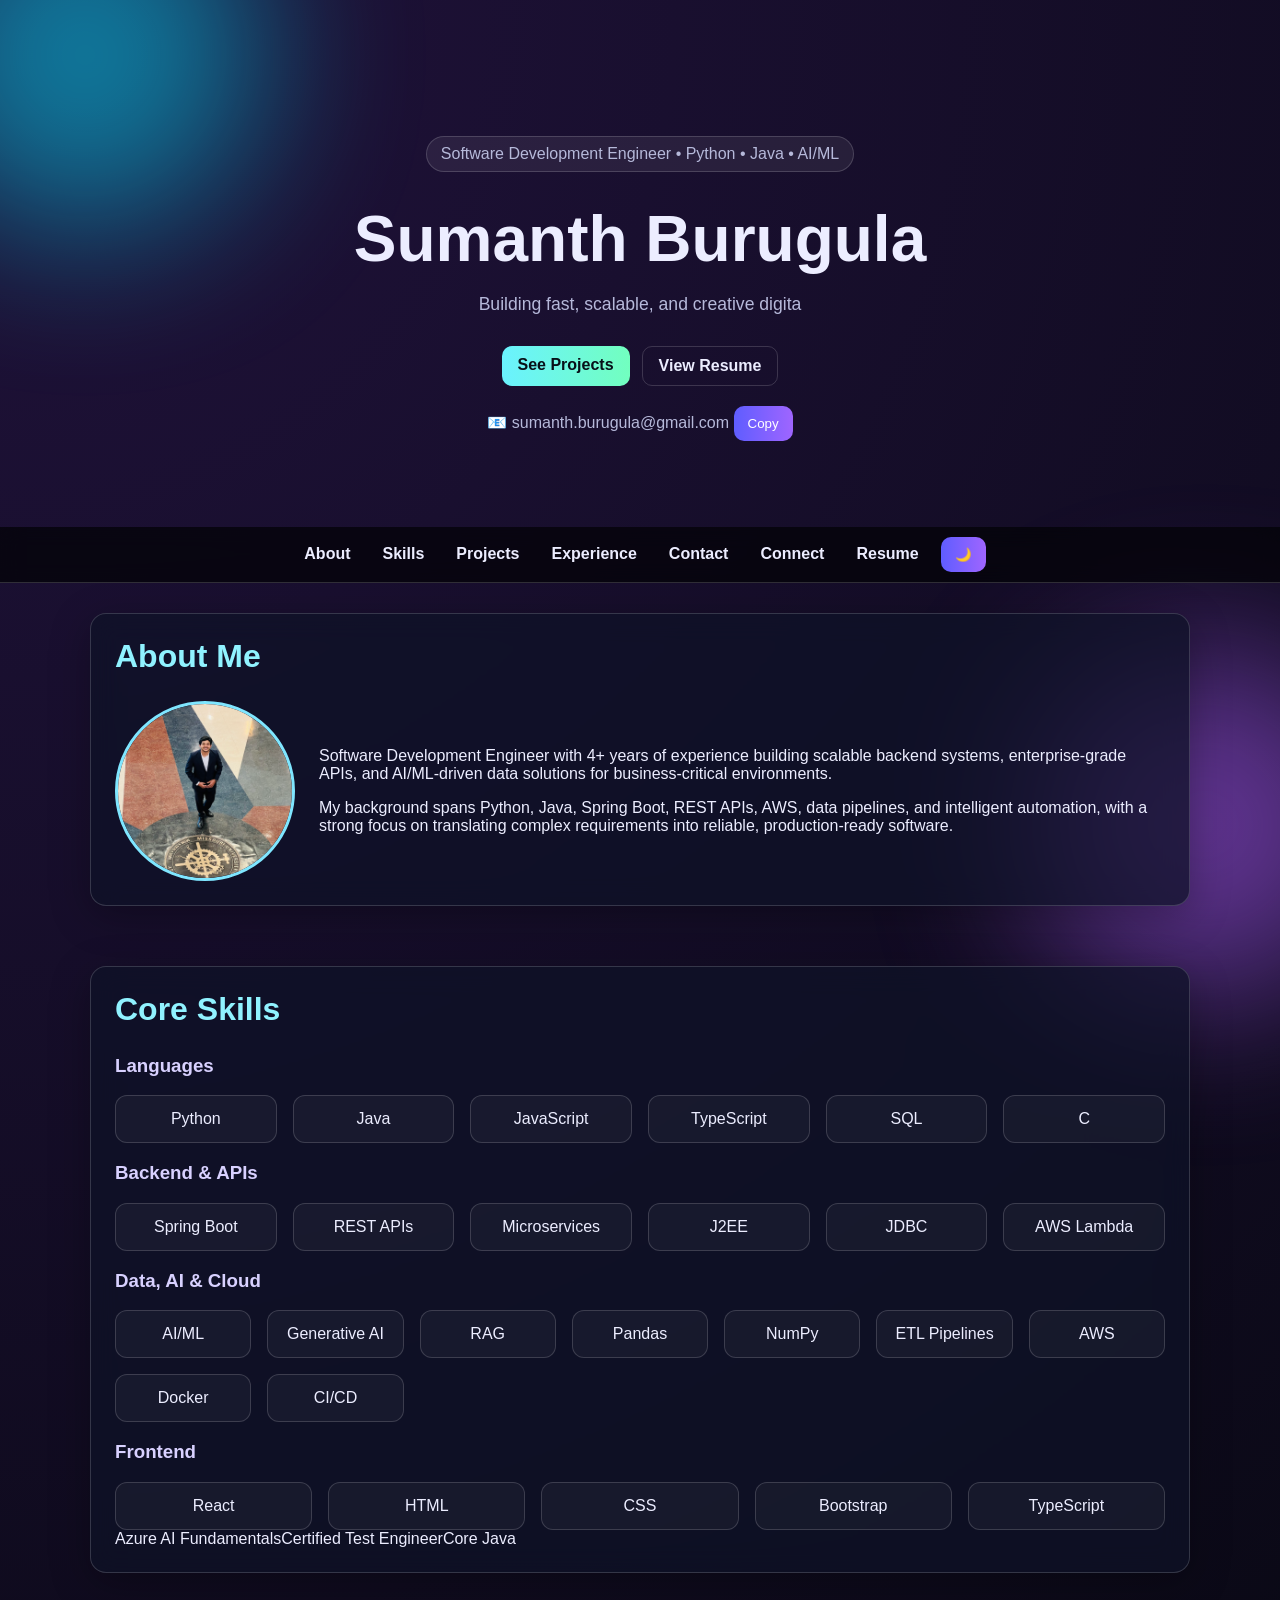
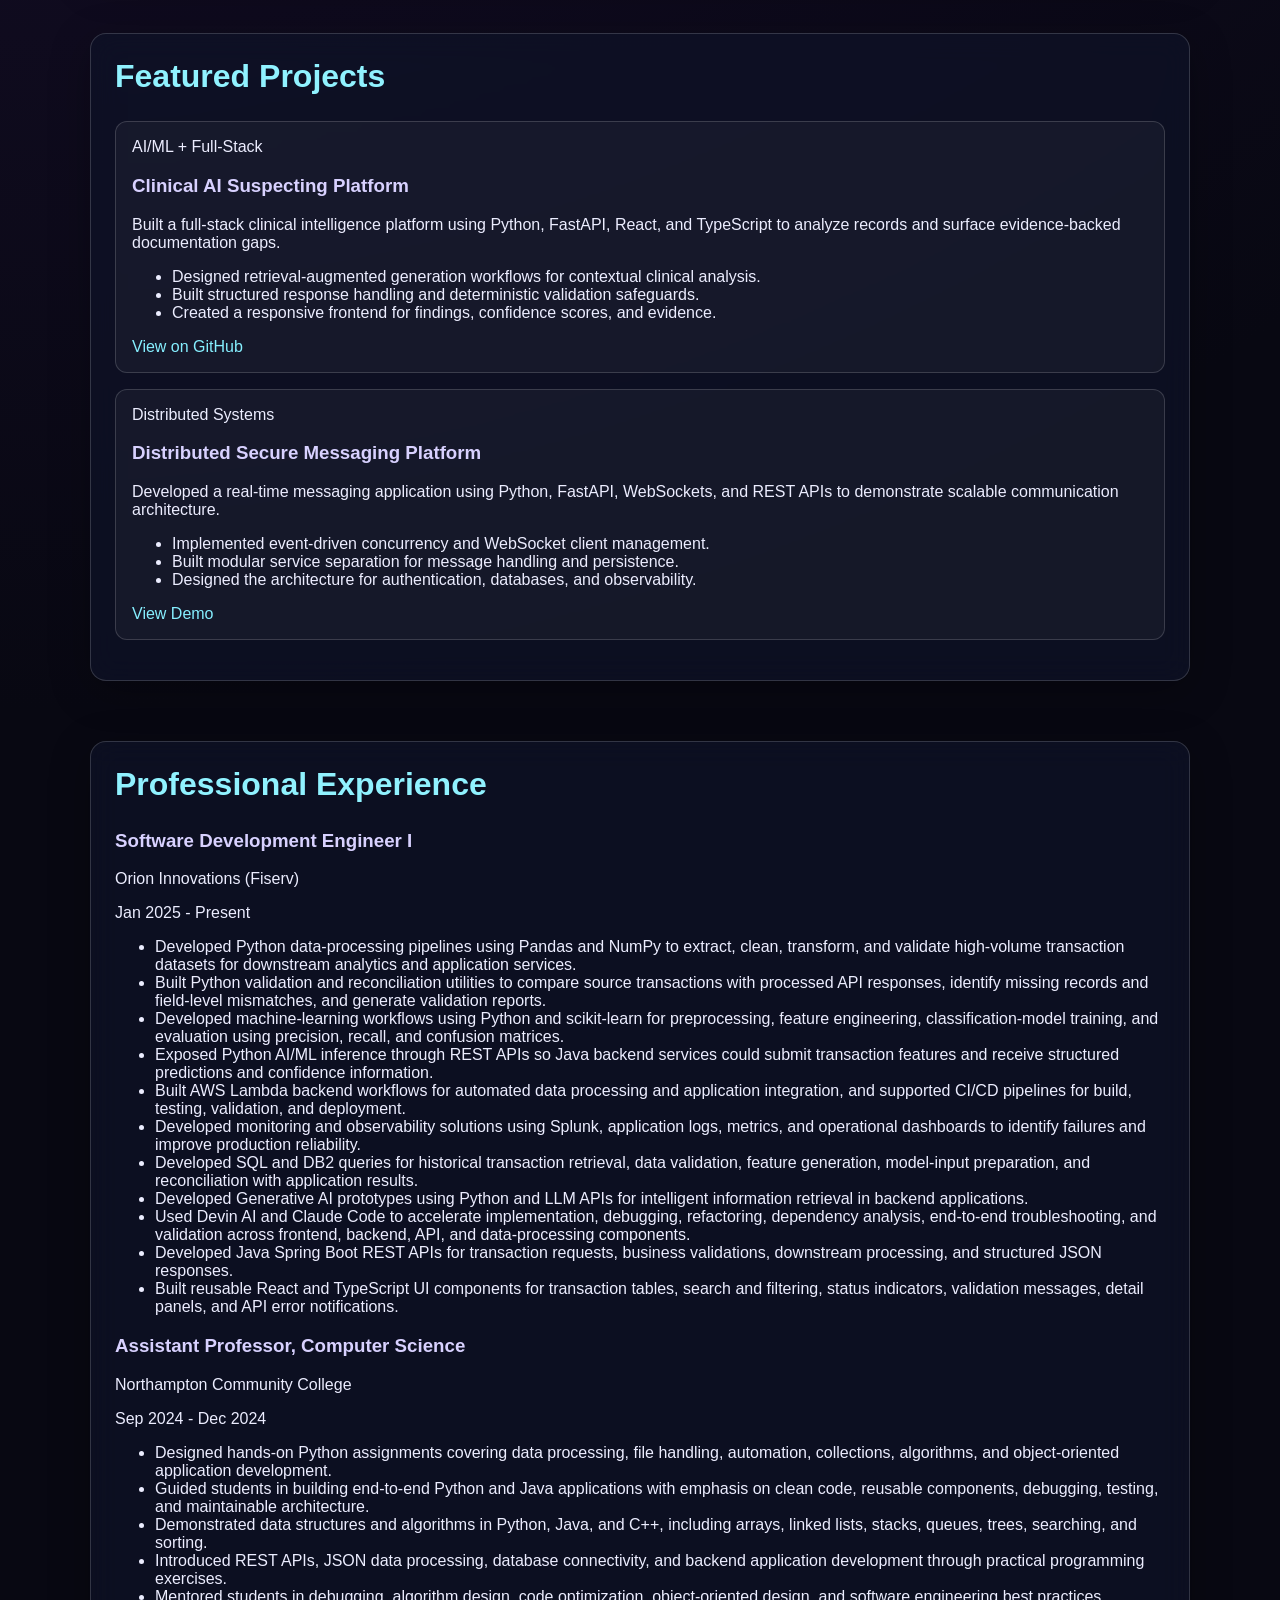
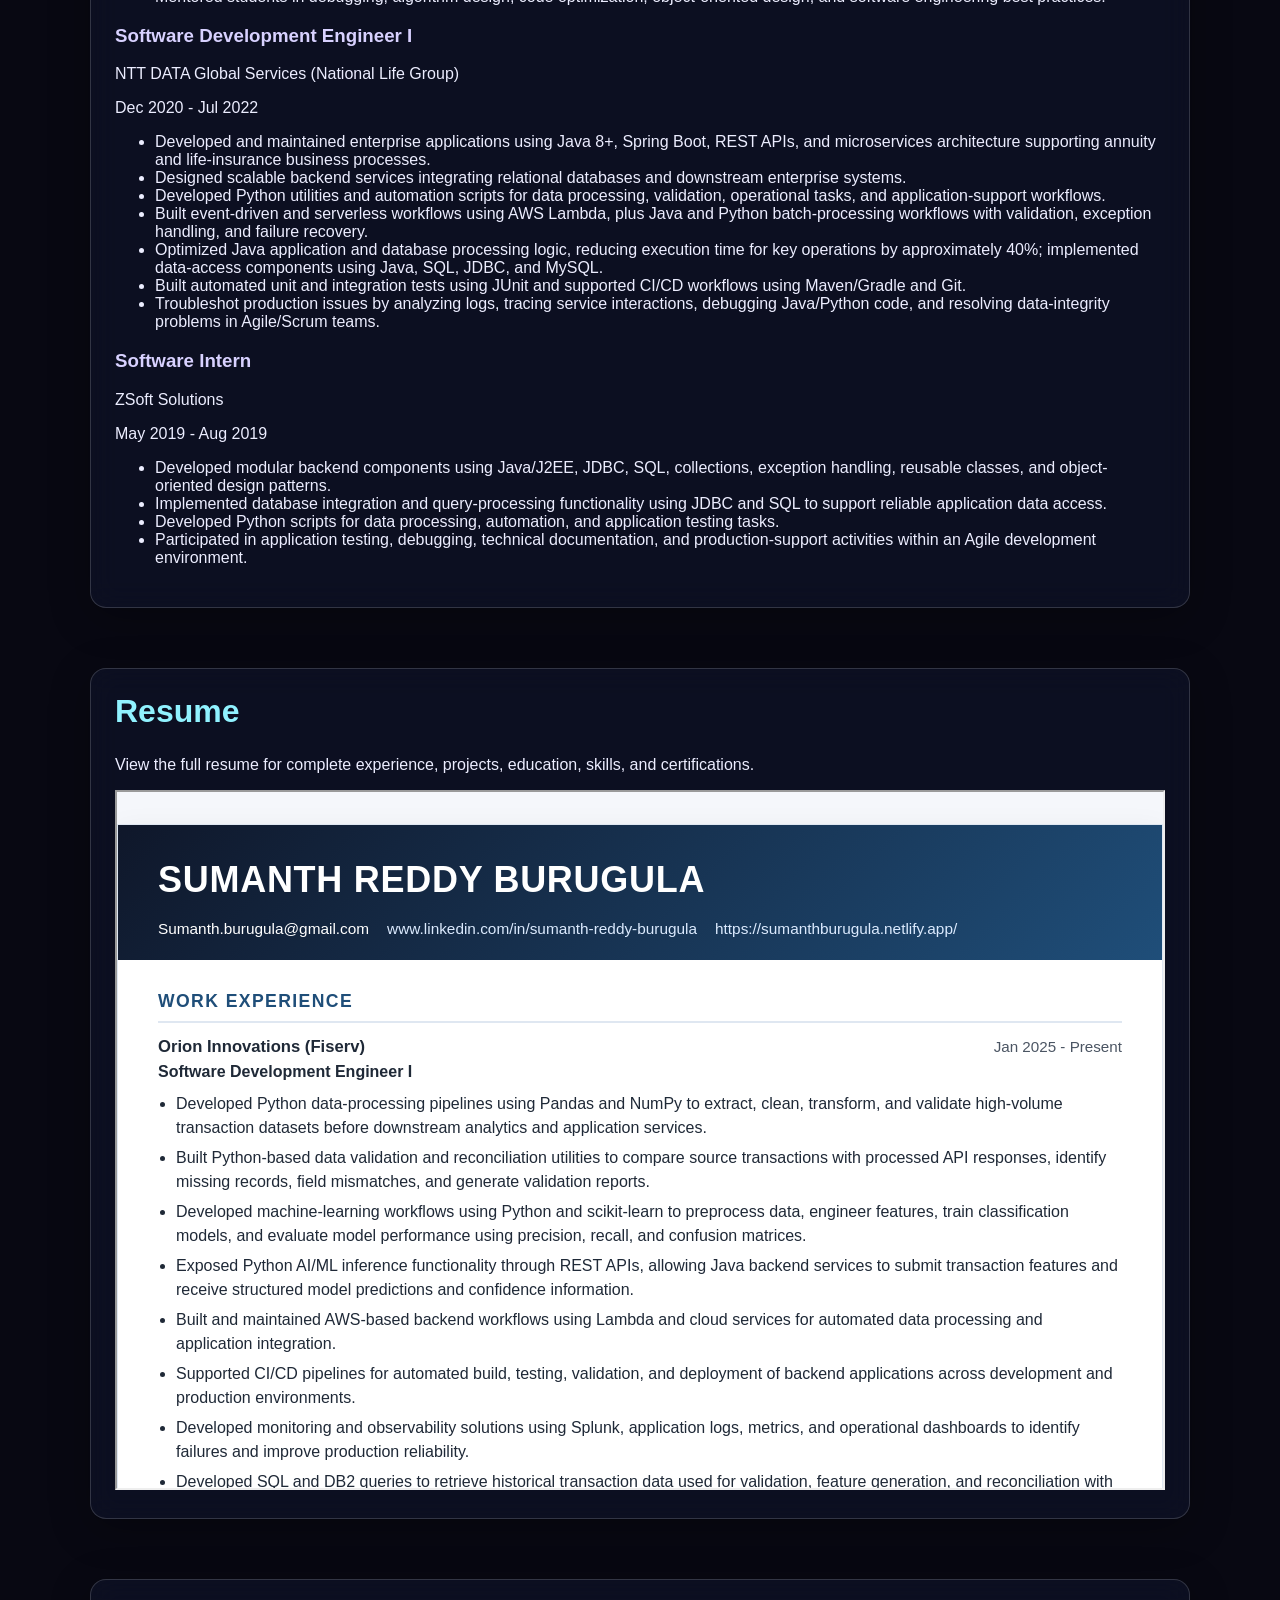
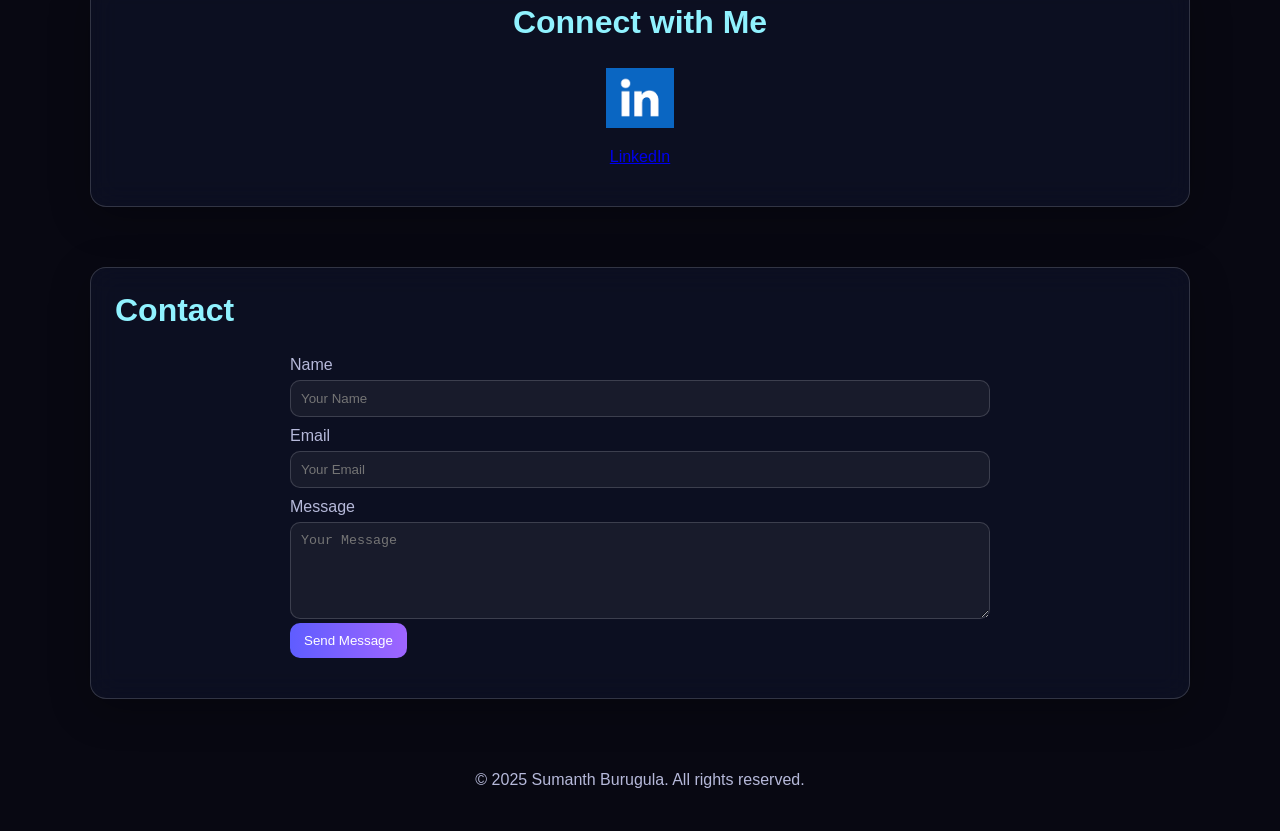
<file: index.html>
<!DOCTYPE html>
<html lang="en">
<head>
  <meta charset="UTF-8">
  <meta name="viewport" content="width=device-width, initial-scale=1.0">
  <meta name="description" content="Sumanth Reddy Burugula | Software Development Engineer | AI/ML | Cloud">
  <title>Sumanth Burugula | Portfolio</title>
  <link rel="stylesheet" href="styles/styles.css">
</head>
<body>
  <div class="bg-glow bg-glow-one"></div>
  <div class="bg-glow bg-glow-two"></div>

  <header id="top">
    <div class="container hero fade-in">
      <p class="badge">Software Development Engineer • Python • Java • AI/ML</p>
      <h1>Sumanth Burugula</h1>
      <p class="hero-subtitle" id="typing-text"></p>
      <div class="hero-actions">
        <a class="btn" href="#projects">See Projects</a>
        <a class="btn btn-outline" href="files/Sumanth_Reddy_Burugula_Resume.html" target="_blank" rel="noopener noreferrer">View Resume</a>
      </div>
      <p class="email-line">📧 <span id="emailText">sumanth.burugula@gmail.com</span> <button id="copyEmail" type="button">Copy</button></p>
    </div>
  </header>

  <button id="scrollTopBtn" aria-label="Back to top">↑</button>

  <nav>
    <ul>
      <li><a href="#about">About</a></li>
      <li><a href="#skills">Skills</a></li>
      <li><a href="#projects">Projects</a></li>
      <li><a href="#experience">Experience</a></li>
      <li><a href="#contact">Contact</a></li>
      <li><a href="#connect">Connect</a></li>
      <li><a href="#resume">Resume</a></li>
      <li><button id="themeToggle" type="button">🌙</button></li>
    </ul>
  </nav>

  <section id="about" class="fade-in">
    <div class="container card">
      <h2>About Me</h2>
      <div class="about-content">
        <img src="images/Myimage.JPG" alt="Sumanth Burugula" class="profile-picture">
        <div>
          <p>Software Development Engineer with 4+ years of experience building scalable backend systems, enterprise-grade APIs, and AI/ML-driven data solutions for business-critical environments.</p>
          <p>My background spans Python, Java, Spring Boot, REST APIs, AWS, data pipelines, and intelligent automation, with a strong focus on translating complex requirements into reliable, production-ready software.</p>
        </div>
      </div>
    </div>
  </section>

  <section id="skills" class="fade-in">
    <div class="container card">
      <h2>Core Skills</h2>
      <div class="skills-wrap">
        <div class="skills-group"><h3>Languages</h3><div class="skills-grid"><div class="skill">Python</div><div class="skill">Java</div><div class="skill">JavaScript</div><div class="skill">TypeScript</div><div class="skill">SQL</div><div class="skill">C</div></div></div>
        <div class="skills-group"><h3>Backend & APIs</h3><div class="skills-grid"><div class="skill">Spring Boot</div><div class="skill">REST APIs</div><div class="skill">Microservices</div><div class="skill">J2EE</div><div class="skill">JDBC</div><div class="skill">AWS Lambda</div></div></div>
        <div class="skills-group"><h3>Data, AI & Cloud</h3><div class="skills-grid"><div class="skill">AI/ML</div><div class="skill">Generative AI</div><div class="skill">RAG</div><div class="skill">Pandas</div><div class="skill">NumPy</div><div class="skill">ETL Pipelines</div><div class="skill">AWS</div><div class="skill">Docker</div><div class="skill">CI/CD</div></div></div>
        <div class="skills-group"><h3>Frontend</h3><div class="skills-grid"><div class="skill">React</div><div class="skill">HTML</div><div class="skill">CSS</div><div class="skill">Bootstrap</div><div class="skill">TypeScript</div></div></div>
      </div>
      <div class="cert-strip"><span>Azure AI Fundamentals</span><span>Certified Test Engineer</span><span>Core Java</span></div>
    </div>
  </section>

  <section id="projects" class="fade-in">
    <div class="container card">
      <h2>Featured Projects</h2>
      <div class="project-grid">
        <article class="project"><div class="project-tag">AI/ML + Full-Stack</div><h3>Clinical AI Suspecting Platform</h3><p>Built a full-stack clinical intelligence platform using Python, FastAPI, React, and TypeScript to analyze records and surface evidence-backed documentation gaps.</p><ul><li>Designed retrieval-augmented generation workflows for contextual clinical analysis.</li><li>Built structured response handling and deterministic validation safeguards.</li><li>Created a responsive frontend for findings, confidence scores, and evidence.</li></ul><a href="https://github.com/sumanth-burugula" target="_blank" rel="noopener noreferrer">View on GitHub</a></article>
        <article class="project"><div class="project-tag">Distributed Systems</div><h3>Distributed Secure Messaging Platform</h3><p>Developed a real-time messaging application using Python, FastAPI, WebSockets, and REST APIs to demonstrate scalable communication architecture.</p><ul><li>Implemented event-driven concurrency and WebSocket client management.</li><li>Built modular service separation for message handling and persistence.</li><li>Designed the architecture for authentication, databases, and observability.</li></ul><a href="Project_Demo_Sample.mp4" target="_blank">View Demo</a></article>
      </div>
    </div>
  </section>

  <section id="experience" class="fade-in">
    <div class="container card">
      <h2>Professional Experience</h2>

      <div class="exp-item"><div class="exp-header"><div><h3>Software Development Engineer I</h3><p>Orion Innovations (Fiserv)</p></div><span>Jan 2025 - Present</span></div><ul>
        <li>Developed Python data-processing pipelines using Pandas and NumPy to extract, clean, transform, and validate high-volume transaction datasets for downstream analytics and application services.</li>
        <li>Built Python validation and reconciliation utilities to compare source transactions with processed API responses, identify missing records and field-level mismatches, and generate validation reports.</li>
        <li>Developed machine-learning workflows using Python and scikit-learn for preprocessing, feature engineering, classification-model training, and evaluation using precision, recall, and confusion matrices.</li>
        <li>Exposed Python AI/ML inference through REST APIs so Java backend services could submit transaction features and receive structured predictions and confidence information.</li>
        <li>Built AWS Lambda backend workflows for automated data processing and application integration, and supported CI/CD pipelines for build, testing, validation, and deployment.</li>
        <li>Developed monitoring and observability solutions using Splunk, application logs, metrics, and operational dashboards to identify failures and improve production reliability.</li>
        <li>Developed SQL and DB2 queries for historical transaction retrieval, data validation, feature generation, model-input preparation, and reconciliation with application results.</li>
        <li>Developed Generative AI prototypes using Python and LLM APIs for intelligent information retrieval in backend applications.</li>
        <li>Used Devin AI and Claude Code to accelerate implementation, debugging, refactoring, dependency analysis, end-to-end troubleshooting, and validation across frontend, backend, API, and data-processing components.</li>
        <li>Developed Java Spring Boot REST APIs for transaction requests, business validations, downstream processing, and structured JSON responses.</li>
        <li>Built reusable React and TypeScript UI components for transaction tables, search and filtering, status indicators, validation messages, detail panels, and API error notifications.</li>
      </ul></div>

      <div class="exp-item"><div class="exp-header"><div><h3>Assistant Professor, Computer Science</h3><p>Northampton Community College</p></div><span>Sep 2024 - Dec 2024</span></div><ul>
        <li>Designed hands-on Python assignments covering data processing, file handling, automation, collections, algorithms, and object-oriented application development.</li>
        <li>Guided students in building end-to-end Python and Java applications with emphasis on clean code, reusable components, debugging, testing, and maintainable architecture.</li>
        <li>Demonstrated data structures and algorithms in Python, Java, and C++, including arrays, linked lists, stacks, queues, trees, searching, and sorting.</li>
        <li>Introduced REST APIs, JSON data processing, database connectivity, and backend application development through practical programming exercises.</li>
        <li>Mentored students in debugging, algorithm design, code optimization, object-oriented design, and software engineering best practices.</li>
      </ul></div>

      <div class="exp-item"><div class="exp-header"><div><h3>Software Development Engineer I</h3><p>NTT DATA Global Services (National Life Group)</p></div><span>Dec 2020 - Jul 2022</span></div><ul>
        <li>Developed and maintained enterprise applications using Java 8+, Spring Boot, REST APIs, and microservices architecture supporting annuity and life-insurance business processes.</li>
        <li>Designed scalable backend services integrating relational databases and downstream enterprise systems.</li>
        <li>Developed Python utilities and automation scripts for data processing, validation, operational tasks, and application-support workflows.</li>
        <li>Built event-driven and serverless workflows using AWS Lambda, plus Java and Python batch-processing workflows with validation, exception handling, and failure recovery.</li>
        <li>Optimized Java application and database processing logic, reducing execution time for key operations by approximately 40%; implemented data-access components using Java, SQL, JDBC, and MySQL.</li>
        <li>Built automated unit and integration tests using JUnit and supported CI/CD workflows using Maven/Gradle and Git.</li>
        <li>Troubleshot production issues by analyzing logs, tracing service interactions, debugging Java/Python code, and resolving data-integrity problems in Agile/Scrum teams.</li>
      </ul></div>

      <div class="exp-item"><div class="exp-header"><div><h3>Software Intern</h3><p>ZSoft Solutions</p></div><span>May 2019 - Aug 2019</span></div><ul>
        <li>Developed modular backend components using Java/J2EE, JDBC, SQL, collections, exception handling, reusable classes, and object-oriented design patterns.</li>
        <li>Implemented database integration and query-processing functionality using JDBC and SQL to support reliable application data access.</li>
        <li>Developed Python scripts for data processing, automation, and application testing tasks.</li>
        <li>Participated in application testing, debugging, technical documentation, and production-support activities within an Agile development environment.</li>
      </ul></div>
    </div>
  </section>

  <section id="resume" class="fade-in"><div class="container card"><h2>Resume</h2><p>View the full resume for complete experience, projects, education, skills, and certifications.</p><iframe src="files/Sumanth_Reddy_Burugula_Resume.html" width="100%" height="700" title="Sumanth Burugula Resume"></iframe></div></section>

  <section id="connect" class="fade-in"><div class="container card connect-content"><h2>Connect with Me</h2><a href="https://www.linkedin.com/in/sumanth-reddy-burugula/" target="_blank" rel="noopener noreferrer"><img src="images/linkedin.png" alt="My LinkedIn Profile" class="linkedin-image"></a><p><a href="https://www.linkedin.com/in/sumanth-reddy-burugula/" target="_blank" rel="noopener noreferrer">LinkedIn</a></p></div></section>

  <section id="contact" class="fade-in"><div class="container card"><h2>Contact</h2><form id="contactForm" action="#" method="POST"><label for="name">Name</label><input type="text" id="name" name="name" placeholder="Your Name" required><label for="email">Email</label><input type="email" id="email" name="email" placeholder="Your Email" required><label for="message">Message</label><textarea id="message" name="message" placeholder="Your Message" rows="5" required></textarea><button type="submit">Send Message</button></form><p id="formResponse"></p></div></section>

  <footer><div class="container"><p>&copy; 2025 Sumanth Burugula. All rights reserved.</p></div></footer>
  <script src="scripts/script.js"></script>
</body>
</html>
</file>
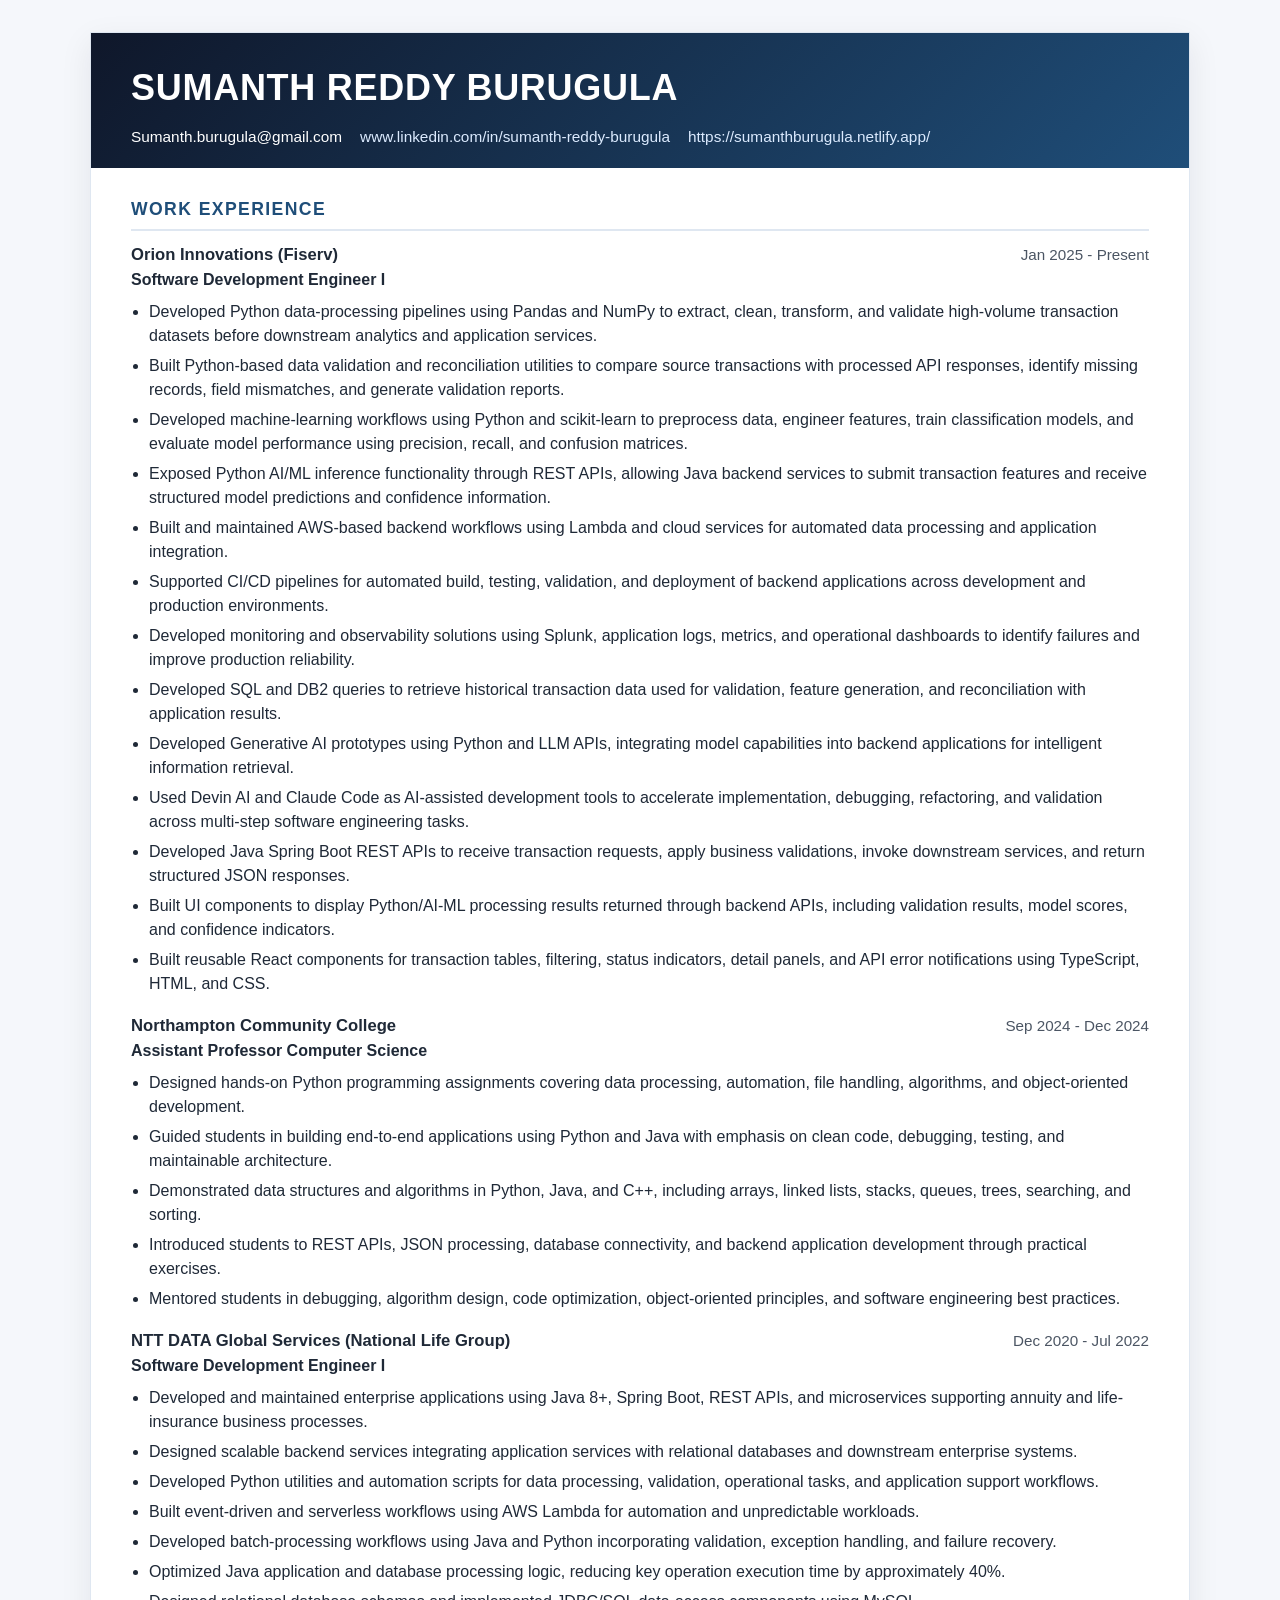
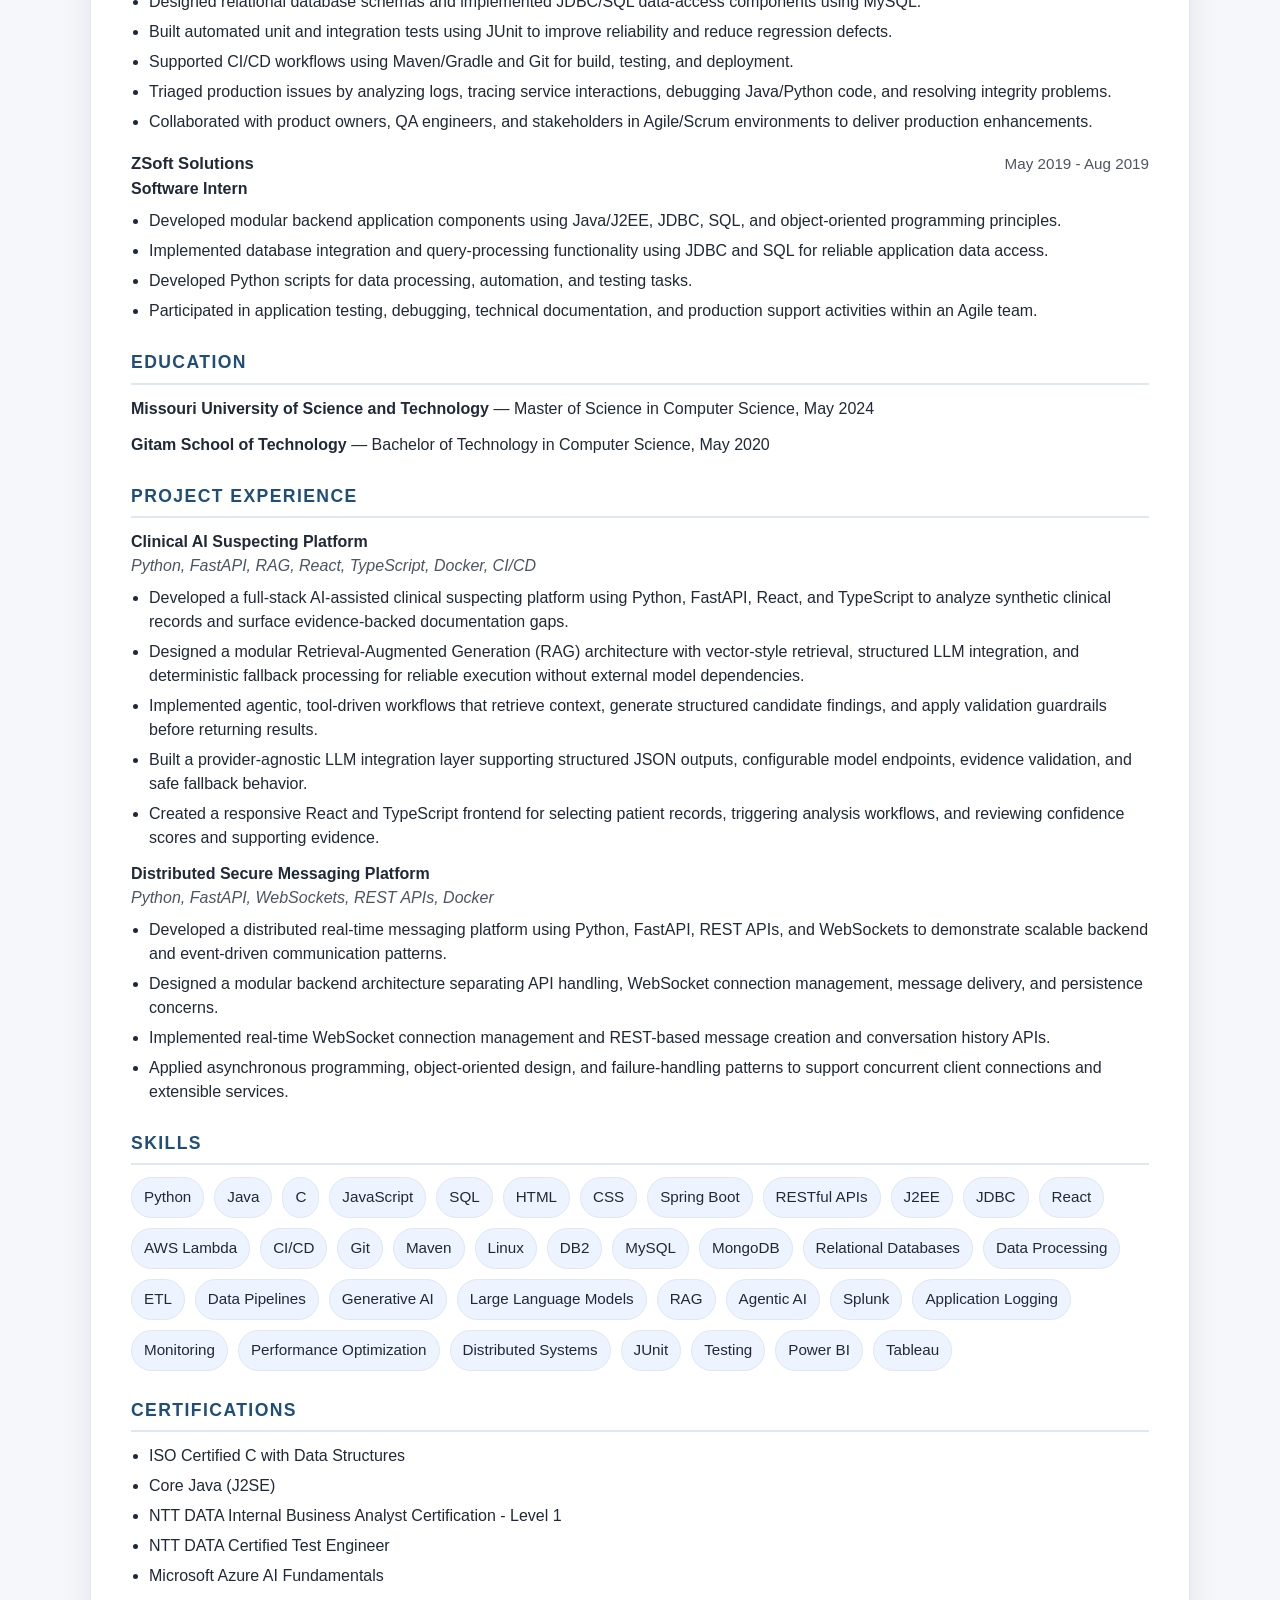
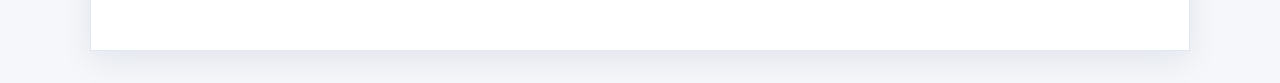
<file: files/Sumanth_Reddy_Burugula_Resume.html>
<!DOCTYPE html>
<html lang="en">
  <head>
    <meta charset="UTF-8" />
    <meta name="viewport" content="width=device-width, initial-scale=1.0" />
    <title>Sumanth Reddy Burugula | Resume</title>
    <style>
      :root {
        --bg: #f5f7fb;
        --paper: #ffffff;
        --text: #1f2937;
        --muted: #4b5563;
        --line: #dfe7f1;
        --accent: #1f4e79;
        --accent-2: #dbeafe;
        --chip: #eef4ff;
      }

      * { box-sizing: border-box; }

      body {
        margin: 0;
        font-family: Arial, Helvetica, sans-serif;
        background: var(--bg);
        color: var(--text);
        line-height: 1.5;
      }

      .page {
        max-width: 1100px;
        margin: 32px auto;
        background: var(--paper);
        box-shadow: 0 10px 30px rgba(15, 23, 42, 0.08);
        border: 1px solid var(--line);
      }

      .header {
        background: linear-gradient(135deg, #0f172a, #1f4e79);
        color: #fff;
        padding: 28px 40px 20px;
      }

      h1 {
        margin: 0;
        font-size: 2.25rem;
        letter-spacing: 0.02em;
      }

      .contact {
        display: flex;
        flex-wrap: wrap;
        gap: 14px 18px;
        margin-top: 10px;
        font-size: 0.96rem;
      }

      .contact a {
        color: #dbeafe;
        text-decoration: none;
      }

      .content {
        padding: 28px 40px 36px;
      }

      section {
        margin-bottom: 26px;
      }

      h2 {
        margin: 0 0 12px;
        font-size: 1.1rem;
        color: var(--accent);
        text-transform: uppercase;
        letter-spacing: 0.08em;
        border-bottom: 2px solid var(--line);
        padding-bottom: 7px;
      }

      .job {
        margin-bottom: 18px;
      }

      .job-header {
        display: flex;
        justify-content: space-between;
        align-items: baseline;
        gap: 12px;
        flex-wrap: wrap;
        margin-bottom: 4px;
      }

      .job-company {
        font-weight: 700;
        font-size: 1.04rem;
      }

      .job-role {
        font-weight: 600;
        color: var(--text);
      }

      .job-dates {
        color: var(--muted);
        font-size: 0.95rem;
      }

      ul {
        margin: 8px 0 0 18px;
        padding: 0;
      }

      li {
        margin-bottom: 6px;
      }

      .education-row, .project-row {
        margin-bottom: 12px;
      }

      .project-title {
        font-weight: 700;
      }

      .project-tech {
        color: var(--muted);
        font-style: italic;
      }

      .skills-grid {
        display: flex;
        flex-wrap: wrap;
        gap: 10px;
      }

      .skill {
        background: var(--chip);
        border: 1px solid var(--line);
        border-radius: 999px;
        padding: 8px 12px;
        font-size: 0.95rem;
      }

      @media (max-width: 700px) {
        .page { margin: 0; }
        .header, .content { padding-left: 20px; padding-right: 20px; }
        h1 { font-size: 1.9rem; }
        .job-header { display: block; }
      }
    </style>
  </head>
  <body>
    <div class="page">
      <header class="header">
        <h1>SUMANTH REDDY BURUGULA</h1>
        <div class="contact">
          <span>Sumanth.burugula@gmail.com</span>
          <a href="https://www.linkedin.com/in/sumanth-reddy-burugula/" target="_blank" rel="noopener noreferrer">www.linkedin.com/in/sumanth-reddy-burugula</a>
          <a href="https://sumanthburugula.netlify.app/" target="_blank" rel="noopener noreferrer">https://sumanthburugula.netlify.app/</a>
        </div>
      </header>

      <main class="content">
        <section>
          <h2>Work Experience</h2>

          <div class="job">
            <div class="job-header">
              <div>
                <span class="job-company">Orion Innovations (Fiserv)</span><br />
                <span class="job-role">Software Development Engineer I</span>
              </div>
              <span class="job-dates">Jan 2025 - Present</span>
            </div>
            <ul>
              <li>Developed Python data-processing pipelines using Pandas and NumPy to extract, clean, transform, and validate high-volume transaction datasets before downstream analytics and application services.</li>
              <li>Built Python-based data validation and reconciliation utilities to compare source transactions with processed API responses, identify missing records, field mismatches, and generate validation reports.</li>
              <li>Developed machine-learning workflows using Python and scikit-learn to preprocess data, engineer features, train classification models, and evaluate model performance using precision, recall, and confusion matrices.</li>
              <li>Exposed Python AI/ML inference functionality through REST APIs, allowing Java backend services to submit transaction features and receive structured model predictions and confidence information.</li>
              <li>Built and maintained AWS-based backend workflows using Lambda and cloud services for automated data processing and application integration.</li>
              <li>Supported CI/CD pipelines for automated build, testing, validation, and deployment of backend applications across development and production environments.</li>
              <li>Developed monitoring and observability solutions using Splunk, application logs, metrics, and operational dashboards to identify failures and improve production reliability.</li>
              <li>Developed SQL and DB2 queries to retrieve historical transaction data used for validation, feature generation, and reconciliation with application results.</li>
              <li>Developed Generative AI prototypes using Python and LLM APIs, integrating model capabilities into backend applications for intelligent information retrieval.</li>
              <li>Used Devin AI and Claude Code as AI-assisted development tools to accelerate implementation, debugging, refactoring, and validation across multi-step software engineering tasks.</li>
              <li>Developed Java Spring Boot REST APIs to receive transaction requests, apply business validations, invoke downstream services, and return structured JSON responses.</li>
              <li>Built UI components to display Python/AI-ML processing results returned through backend APIs, including validation results, model scores, and confidence indicators.</li>
              <li>Built reusable React components for transaction tables, filtering, status indicators, detail panels, and API error notifications using TypeScript, HTML, and CSS.</li>
            </ul>
          </div>

          <div class="job">
            <div class="job-header">
              <div>
                <span class="job-company">Northampton Community College</span><br />
                <span class="job-role">Assistant Professor Computer Science</span>
              </div>
              <span class="job-dates">Sep 2024 - Dec 2024</span>
            </div>
            <ul>
              <li>Designed hands-on Python programming assignments covering data processing, automation, file handling, algorithms, and object-oriented development.</li>
              <li>Guided students in building end-to-end applications using Python and Java with emphasis on clean code, debugging, testing, and maintainable architecture.</li>
              <li>Demonstrated data structures and algorithms in Python, Java, and C++, including arrays, linked lists, stacks, queues, trees, searching, and sorting.</li>
              <li>Introduced students to REST APIs, JSON processing, database connectivity, and backend application development through practical exercises.</li>
              <li>Mentored students in debugging, algorithm design, code optimization, object-oriented principles, and software engineering best practices.</li>
            </ul>
          </div>

          <div class="job">
            <div class="job-header">
              <div>
                <span class="job-company">NTT DATA Global Services (National Life Group)</span><br />
                <span class="job-role">Software Development Engineer I</span>
              </div>
              <span class="job-dates">Dec 2020 - Jul 2022</span>
            </div>
            <ul>
              <li>Developed and maintained enterprise applications using Java 8+, Spring Boot, REST APIs, and microservices supporting annuity and life-insurance business processes.</li>
              <li>Designed scalable backend services integrating application services with relational databases and downstream enterprise systems.</li>
              <li>Developed Python utilities and automation scripts for data processing, validation, operational tasks, and application support workflows.</li>
              <li>Built event-driven and serverless workflows using AWS Lambda for automation and unpredictable workloads.</li>
              <li>Developed batch-processing workflows using Java and Python incorporating validation, exception handling, and failure recovery.</li>
              <li>Optimized Java application and database processing logic, reducing key operation execution time by approximately 40%.</li>
              <li>Designed relational database schemas and implemented JDBC/SQL data-access components using MySQL.</li>
              <li>Built automated unit and integration tests using JUnit to improve reliability and reduce regression defects.</li>
              <li>Supported CI/CD workflows using Maven/Gradle and Git for build, testing, and deployment.</li>
              <li>Triaged production issues by analyzing logs, tracing service interactions, debugging Java/Python code, and resolving integrity problems.</li>
              <li>Collaborated with product owners, QA engineers, and stakeholders in Agile/Scrum environments to deliver production enhancements.</li>
            </ul>
          </div>

          <div class="job">
            <div class="job-header">
              <div>
                <span class="job-company">ZSoft Solutions</span><br />
                <span class="job-role">Software Intern</span>
              </div>
              <span class="job-dates">May 2019 - Aug 2019</span>
            </div>
            <ul>
              <li>Developed modular backend application components using Java/J2EE, JDBC, SQL, and object-oriented programming principles.</li>
              <li>Implemented database integration and query-processing functionality using JDBC and SQL for reliable application data access.</li>
              <li>Developed Python scripts for data processing, automation, and testing tasks.</li>
              <li>Participated in application testing, debugging, technical documentation, and production support activities within an Agile team.</li>
            </ul>
          </div>
        </section>

        <section>
          <h2>Education</h2>
          <div class="education-row">
            <strong>Missouri University of Science and Technology</strong> — Master of Science in Computer Science, May 2024
          </div>
          <div class="education-row">
            <strong>Gitam School of Technology</strong> — Bachelor of Technology in Computer Science, May 2020
          </div>
        </section>

        <section>
          <h2>Project Experience</h2>
          <div class="project-row">
            <div class="project-title">Clinical AI Suspecting Platform</div>
            <div class="project-tech">Python, FastAPI, RAG, React, TypeScript, Docker, CI/CD</div>
            <ul>
              <li>Developed a full-stack AI-assisted clinical suspecting platform using Python, FastAPI, React, and TypeScript to analyze synthetic clinical records and surface evidence-backed documentation gaps.</li>
              <li>Designed a modular Retrieval-Augmented Generation (RAG) architecture with vector-style retrieval, structured LLM integration, and deterministic fallback processing for reliable execution without external model dependencies.</li>
              <li>Implemented agentic, tool-driven workflows that retrieve context, generate structured candidate findings, and apply validation guardrails before returning results.</li>
              <li>Built a provider-agnostic LLM integration layer supporting structured JSON outputs, configurable model endpoints, evidence validation, and safe fallback behavior.</li>
              <li>Created a responsive React and TypeScript frontend for selecting patient records, triggering analysis workflows, and reviewing confidence scores and supporting evidence.</li>
            </ul>
          </div>

          <div class="project-row">
            <div class="project-title">Distributed Secure Messaging Platform</div>
            <div class="project-tech">Python, FastAPI, WebSockets, REST APIs, Docker</div>
            <ul>
              <li>Developed a distributed real-time messaging platform using Python, FastAPI, REST APIs, and WebSockets to demonstrate scalable backend and event-driven communication patterns.</li>
              <li>Designed a modular backend architecture separating API handling, WebSocket connection management, message delivery, and persistence concerns.</li>
              <li>Implemented real-time WebSocket connection management and REST-based message creation and conversation history APIs.</li>
              <li>Applied asynchronous programming, object-oriented design, and failure-handling patterns to support concurrent client connections and extensible services.</li>
            </ul>
          </div>
        </section>

        <section>
          <h2>Skills</h2>
          <div class="skills-grid">
            <div class="skill">Python</div>
            <div class="skill">Java</div>
            <div class="skill">C</div>
            <div class="skill">JavaScript</div>
            <div class="skill">SQL</div>
            <div class="skill">HTML</div>
            <div class="skill">CSS</div>
            <div class="skill">Spring Boot</div>
            <div class="skill">RESTful APIs</div>
            <div class="skill">J2EE</div>
            <div class="skill">JDBC</div>
            <div class="skill">React</div>
            <div class="skill">AWS Lambda</div>
            <div class="skill">CI/CD</div>
            <div class="skill">Git</div>
            <div class="skill">Maven</div>
            <div class="skill">Linux</div>
            <div class="skill">DB2</div>
            <div class="skill">MySQL</div>
            <div class="skill">MongoDB</div>
            <div class="skill">Relational Databases</div>
            <div class="skill">Data Processing</div>
            <div class="skill">ETL</div>
            <div class="skill">Data Pipelines</div>
            <div class="skill">Generative AI</div>
            <div class="skill">Large Language Models</div>
            <div class="skill">RAG</div>
            <div class="skill">Agentic AI</div>
            <div class="skill">Splunk</div>
            <div class="skill">Application Logging</div>
            <div class="skill">Monitoring</div>
            <div class="skill">Performance Optimization</div>
            <div class="skill">Distributed Systems</div>
            <div class="skill">JUnit</div>
            <div class="skill">Testing</div>
            <div class="skill">Power BI</div>
            <div class="skill">Tableau</div>
          </div>
        </section>

        <section>
          <h2>Certifications</h2>
          <ul>
            <li>ISO Certified C with Data Structures</li>
            <li>Core Java (J2SE)</li>
            <li>NTT DATA Internal Business Analyst Certification - Level 1</li>
            <li>NTT DATA Certified Test Engineer</li>
            <li>Microsoft Azure AI Fundamentals</li>
          </ul>
        </section>
      </main>
    </div>
  </body>
</html>
</file>
<file: styles/styles.css>
:root {
  --bg: #07070f;
  --bg-card: rgba(15, 18, 40, 0.72);
  --text: #ecedff;
  --muted: #b6b9da;
  --accent: #6af2ff;
  --accent-2: #9e67ff;
  --border: rgba(255, 255, 255, 0.16);
}

* { box-sizing: border-box; }

html { scroll-behavior: smooth; }

body {
  margin: 0;
  font-family: 'Segoe UI', Tahoma, Geneva, Verdana, sans-serif;
  color: var(--text);
  background: radial-gradient(circle at top left, #20123b, #080812 40%), var(--bg);
}

.bg-glow {
  position: fixed;
  width: 350px;
  height: 350px;
  border-radius: 50%;
  z-index: -1;
  filter: blur(80px);
  opacity: 0.5;
}

.bg-glow-one { background: #00e0ff; top: -120px; left: -90px; }
.bg-glow-two { background: #ae5dff; right: -100px; bottom: -100px; }

.container { max-width: 1100px; margin: auto; padding: 0 20px; }

header {
  padding: 120px 0 70px;
}

.hero { text-align: center; }
.badge {
  display: inline-block;
  padding: 8px 14px;
  border: 1px solid var(--border);
  border-radius: 999px;
  background: rgba(255, 255, 255, 0.07);
  color: var(--muted);
}

h1 { font-size: clamp(2.2rem, 5vw, 4.4rem); margin: 14px 0; }
h2 { font-size: 2rem; margin-top: 0; color: #90f2ff; }
h3 { color: #d8d1ff; }

.hero-subtitle { min-height: 32px; color: var(--muted); font-size: 1.1rem; }

.hero-actions {
  display: flex;
  justify-content: center;
  gap: 12px;
  flex-wrap: wrap;
  margin: 20px 0;
}

.btn {
  text-decoration: none;
  color: #081018;
  background: linear-gradient(90deg, var(--accent), #72ffbf);
  padding: 10px 16px;
  border-radius: 10px;
  font-weight: 700;
}

.btn-outline {
  background: transparent;
  color: var(--text);
  border: 1px solid var(--border);
}

.email-line { color: var(--muted); }

#copyEmail,
#themeToggle,
form button,
#scrollTopBtn {
  border: none;
  background: linear-gradient(90deg, #5f5dff, #9f65ff);
  color: white;
  padding: 10px 14px;
  border-radius: 10px;
  cursor: pointer;
  transition: transform 0.2s ease;
}

#copyEmail:hover,
#themeToggle:hover,
form button:hover,
#scrollTopBtn:hover { transform: translateY(-2px) scale(1.02); }

nav {
  position: sticky;
  top: 0;
  z-index: 10;
  backdrop-filter: blur(10px);
  background: rgba(4, 4, 8, 0.74);
  border-bottom: 1px solid var(--border);
}

nav ul {
  margin: 0;
  padding: 10px 20px;
  display: flex;
  justify-content: center;
  align-items: center;
  gap: 12px;
  list-style: none;
  flex-wrap: wrap;
}

nav a {
  text-decoration: none;
  color: var(--text);
  font-weight: 600;
  padding: 8px 10px;
  border-radius: 8px;
}

nav a:hover { background: rgba(255,255,255,0.1); }

section { padding: 30px 0; }

.card {
  border: 1px solid var(--border);
  border-radius: 16px;
  background: var(--bg-card);
  backdrop-filter: blur(14px);
  padding: 24px;
  box-shadow: 0 10px 40px rgba(0, 0, 0, 0.28);
}

.about-content {
  display: grid;
  grid-template-columns: 180px 1fr;
  gap: 24px;
  align-items: center;
}

.profile-picture {
  width: 180px;
  height: 180px;
  border-radius: 50%;
  object-fit: cover;
  border: 3px solid #7fe6ff;
}

.skills-grid {
  display: grid;
  grid-template-columns: repeat(auto-fit, minmax(120px, 1fr));
  gap: 16px;
}

.skill {
  border: 1px solid var(--border);
  border-radius: 12px;
  padding: 14px;
  text-align: center;
  background: rgba(255,255,255,0.04);
}

.skill img { width: 58px; height: 58px; object-fit: contain; background: #ffffff; border-radius: 10px; padding: 6px; }

.project {
  border: 1px solid var(--border);
  border-radius: 12px;
  padding: 16px;
  margin-bottom: 16px;
  transition: transform 0.2s ease;
  background: rgba(255,255,255,0.04);
}

.project:hover { transform: translateY(-5px); }
.project a { color: #86efff; text-decoration: none; }

.connect-content { text-align: center; }
.linkedin-image { width: 68px; }

form { max-width: 700px; margin: auto; }
form label { display: block; margin: 10px 0 6px; color: var(--muted); }
form input, form textarea {
  width: 100%;
  padding: 10px;
  border-radius: 10px;
  border: 1px solid var(--border);
  background: rgba(255,255,255,0.05);
  color: var(--text);
}

#formResponse { color: #74ffc5; }

#scrollTopBtn {
  position: fixed;
  right: 18px;
  bottom: 18px;
  display: none;
}

footer {
  text-align: center;
  padding: 26px 0;
  color: var(--muted);
}

.fade-in {
  opacity: 0;
  transform: translateY(24px);
  transition: opacity 0.55s ease, transform 0.55s ease;
}
.fade-in.visible { opacity: 1; transform: translateY(0); }

body.dark-mode {
  --bg: #f4f8ff;
  --bg-card: rgba(255, 255, 255, 0.8);
  --text: #11172d;
  --muted: #3f496f;
  --border: rgba(0, 0, 0, 0.14);
  background: linear-gradient(180deg, #ecf3ff, #d9e7ff);
}

@media (max-width: 760px) {
  .about-content { grid-template-columns: 1fr; justify-items: center; }
}
</file>
